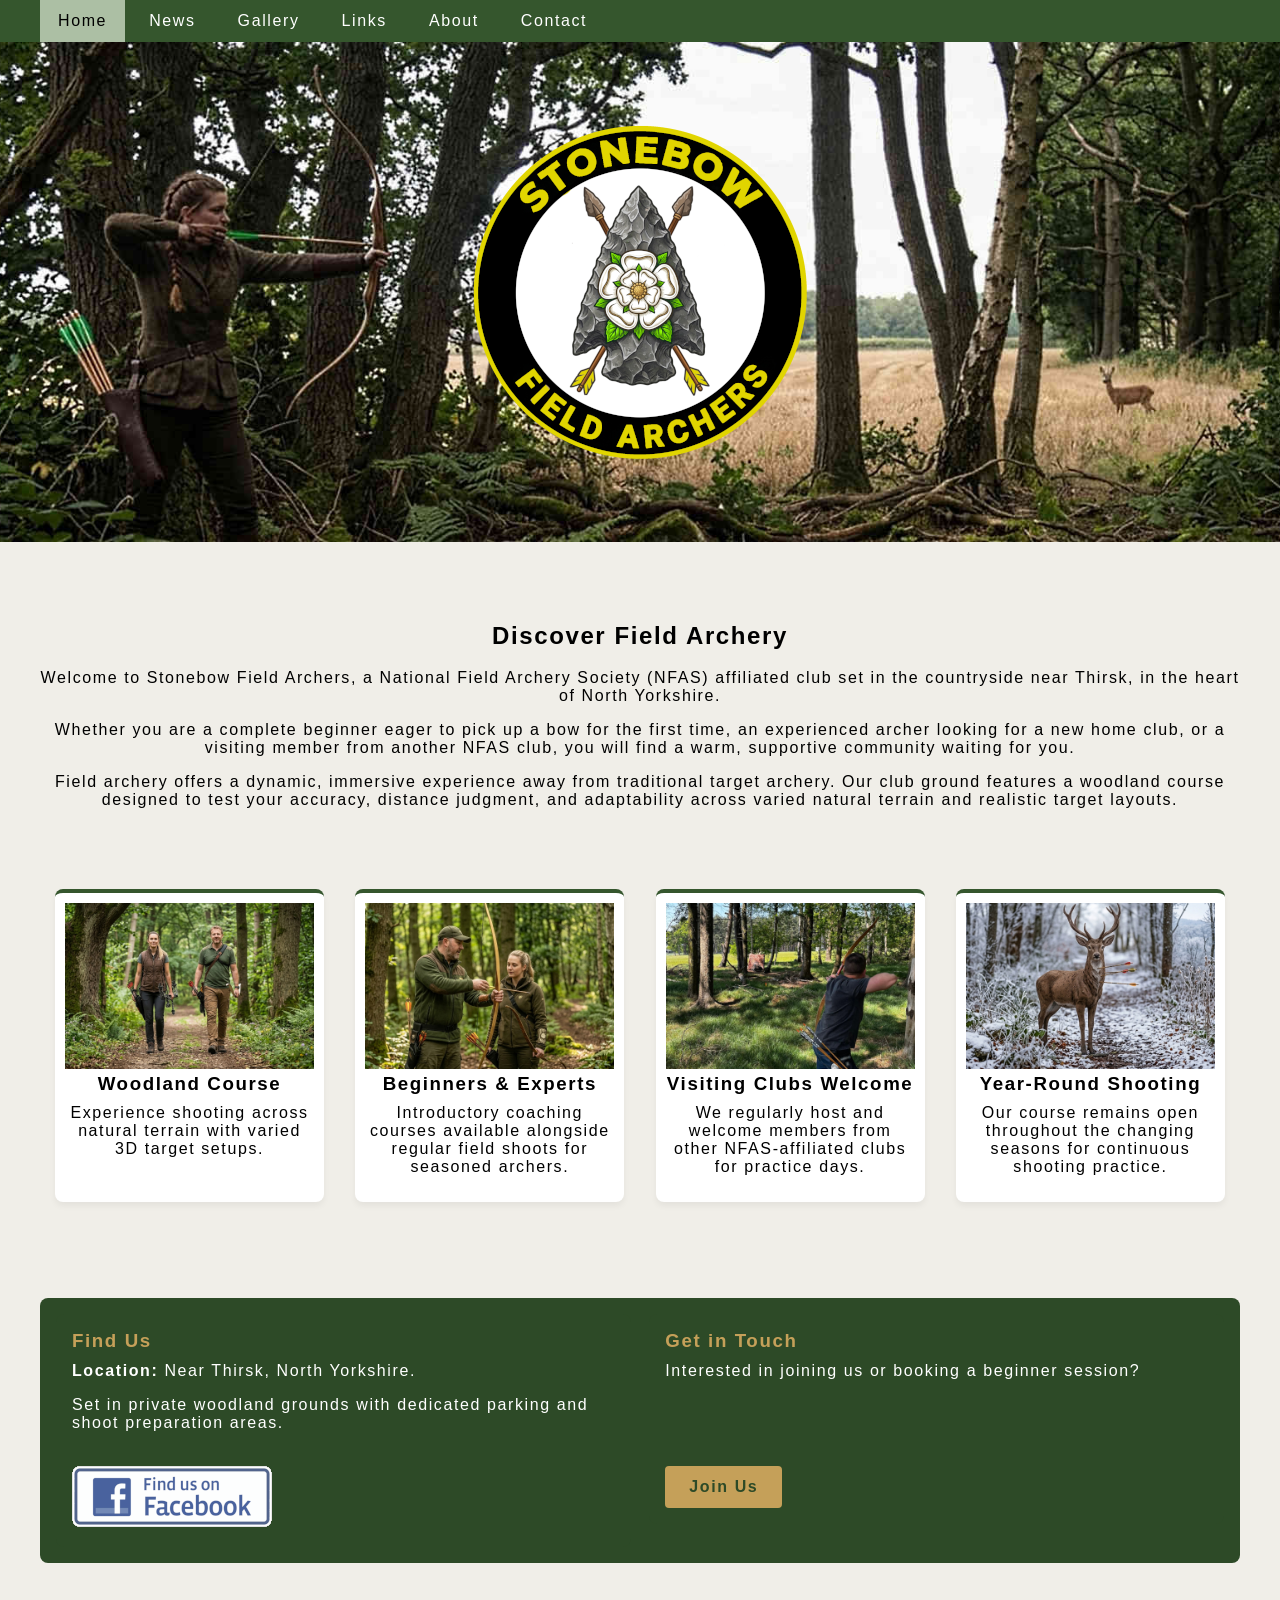
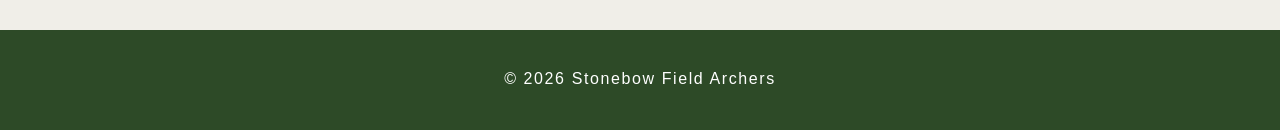
<file: index.html>
<!DOCTYPE html>
<html lang="en">
<head>
<meta charset="UTF-8">
<title>Stonebow Field Archers - In The Heart Of North Yorkshire.</title>

  <!-- Responsive and mobile friendly stuff -->
  <meta name="viewport" content="width=device-width, initial-scale=1">
  <link rel="shortcut icon" type="image/ico" href="favicon.ico">
  <link rel="apple-touch-icon" href="apple-touch-icon.png">
  <meta name="HandheldFriendly" content="True">
  <meta name="MobileOptimized" content="320">

  <link rel="stylesheet" href="styles/styles.css">
  <link rel="stylesheet" href="styles/table.css">

</head>

<body>

<div class="wrapper">

    <nav class="site-nav">
        <div class="nav-inner">

            <button class="menu-toggle" type="button">Menu</button>

            <ul class="menu">
                <li><a href="index.html" class="active">Home</a></li>
                <li><a href="news.html">News</a></li>
                <li><a href="gallery.html">Gallery</a></li>
                <li><a href="links.html">Links</a></li>
                <li><a href="about.html">About</a></li>
                <li><a href="contact.html">Contact</a></li>
            </ul>

        </div>
    </nav>
    
		<header>
				<div class="home-bg">
						<div class="logo">
								<h1><a href="index.html"><img src="img/logo.png"  alt="Stonebow Field Archers - In The Heart Of North Yorkshire."></a></h1>
						</div>
				</div>
		</header>
		
		<main>
	    <div class="content home">
	        <h2>Discover Field Archery</h2>

		<p>Welcome to Stonebow Field Archers, a National Field Archery Society (NFAS) affiliated club set in the countryside near Thirsk, in the heart of North Yorkshire.</p>
		
		<p>Whether you are a complete beginner eager to pick up a bow for the first time, an experienced archer looking for a new home club, or a visiting member from another NFAS club, you will find a warm, supportive community waiting for you.</p>
		
		<p>Field archery offers a dynamic, immersive experience away from traditional target archery. Our club ground features a woodland course designed to test your accuracy, distance judgment, and adaptability across varied natural terrain and realistic target layouts.</p>

							<!-- Responsive table - 4 cols equal height -->
						  <div class="t-row">
						    <div class="t-col card">
						    	<img src="img/card-1.jpg" alt="Woodland Course"> 
						      <h3>Woodland Course</h3>
						      <p>Experience shooting across natural terrain with varied 3D target setups.</p>
						    </div>
						
						    <div class="colspc">&nbsp;</div>
						
						    <div class="t-col">
						    	<img src="img/card-2.jpg" alt="Woodland Course">
						      <h3>Beginners & Experts</h3>
						      <p>Introductory coaching courses available alongside regular field shoots for seasoned archers.</p>
						    </div>
						
						    <div class="colspc">&nbsp;</div>
						
						    <div class="t-col">
						     <img src="img/card-3.jpg" alt="Visitors">
						     <h3>Visiting Clubs Welcome</h3>
						     <p>We regularly host and welcome members from other NFAS-affiliated clubs for practice days.</p>
						    </div>
						    
						    <div class="colspc">&nbsp;</div>
						    
						    <div class="t-col">
						    	<img src="img/card-4.jpg" alt="Year round shooting">
						      <h3>Year-Round Shooting</h3>
						      <p>Our course remains open throughout the changing seasons for continuous shooting practice.</p>
						    </div>
						    
						  </div>
						  <!-- /Responsive table -->
						  
						  <div class="row info">
						  		<div class="col info half">
						         <h3>Find Us</h3>
						         <p><strong>Location:</strong> Near Thirsk, North Yorkshire.</p>
						        	<p>Set in private woodland grounds with dedicated parking and shoot preparation areas.</p>
						        	<br>
						         <a href="https://www.facebook.com/groups/958272448284250/"><img src="img/facebook_tn.png" alt="Find us on Facebook"></a>
						      </div>
						           
						      <div class="col info half">
						         <h3>Get in Touch</h3>
						         <p>Interested in joining us or booking a beginner session?</p>
						         <br><br><br>
						         <a href="contact.html" class="btn">Join Us</a>
						      </div>
							</div>			        
			        
			        
	        <div class="push"></div><!-- For sticky footer -->
	    </div><!-- /content -->
    </main>

</div><!-- /wrapper -->

<footer>
    &copy;&nbsp;2026 Stonebow Field Archers
</footer>


<script src="js/nav.js"></script>
</body>
</html>
</file>
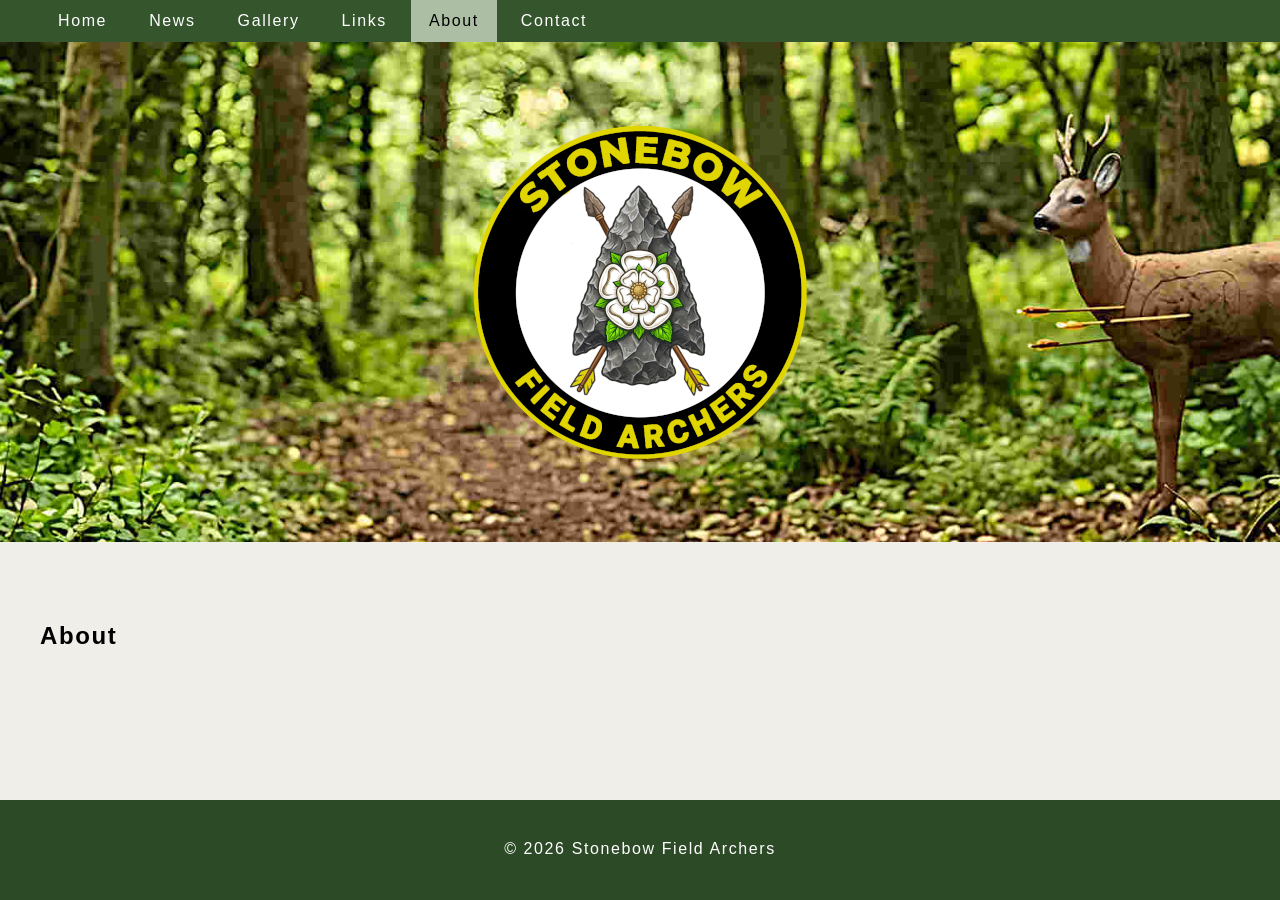
<file: about.html>
<!DOCTYPE html>
<html lang="en">
<head>
<meta charset="UTF-8">
<title>Stonebow Field Archers - About.</title>

  <!-- Responsive and mobile friendly stuff -->
  <meta name="viewport" content="width=device-width, initial-scale=1">
  <link rel="shortcut icon" type="image/ico" href="favicon.ico">
  <link rel="apple-touch-icon" href="apple-touch-icon.png">
  <meta name="HandheldFriendly" content="True">
  <meta name="MobileOptimized" content="320">

  <link rel="stylesheet" href="styles/styles.css">

</head>

<body>

<div class="wrapper">

    <nav class="site-nav">
        <div class="nav-inner">

            <button class="menu-toggle" type="button">Menu</button>

            <ul class="menu">
                <li><a href="index.html">Home</a></li>
                <li><a href="news.html">News</a></li>
                <li><a href="gallery.html">Gallery</a></li>
                <li><a href="links.html">Links</a></li>
                <li><a href="about.html" class="active">About</a></li>
                <li><a href="contact.html">Contact</a></li>
            </ul>

        </div>
    </nav>

		<header>
				<div class="about-bg">
						<div class="logo">
								<h1><a href="index.html"><img src="img/logo.png"  alt="Stonebow Field Archers - about."></a></h1>
						</div>
				</div>
		</header>

		<main>
	    <div class="content">
	        <h2>About</h2>
	        	
	        	
	        	
	        	
	        <div class="push"></div><!-- For sticky footer -->
	    </div>
    </main>

</div><!-- /wrapper -->

<footer>
    &copy;&nbsp;2026 Stonebow Field Archers
</footer>


<script src="js/nav.js"></script>
</body>
</html>
</file>
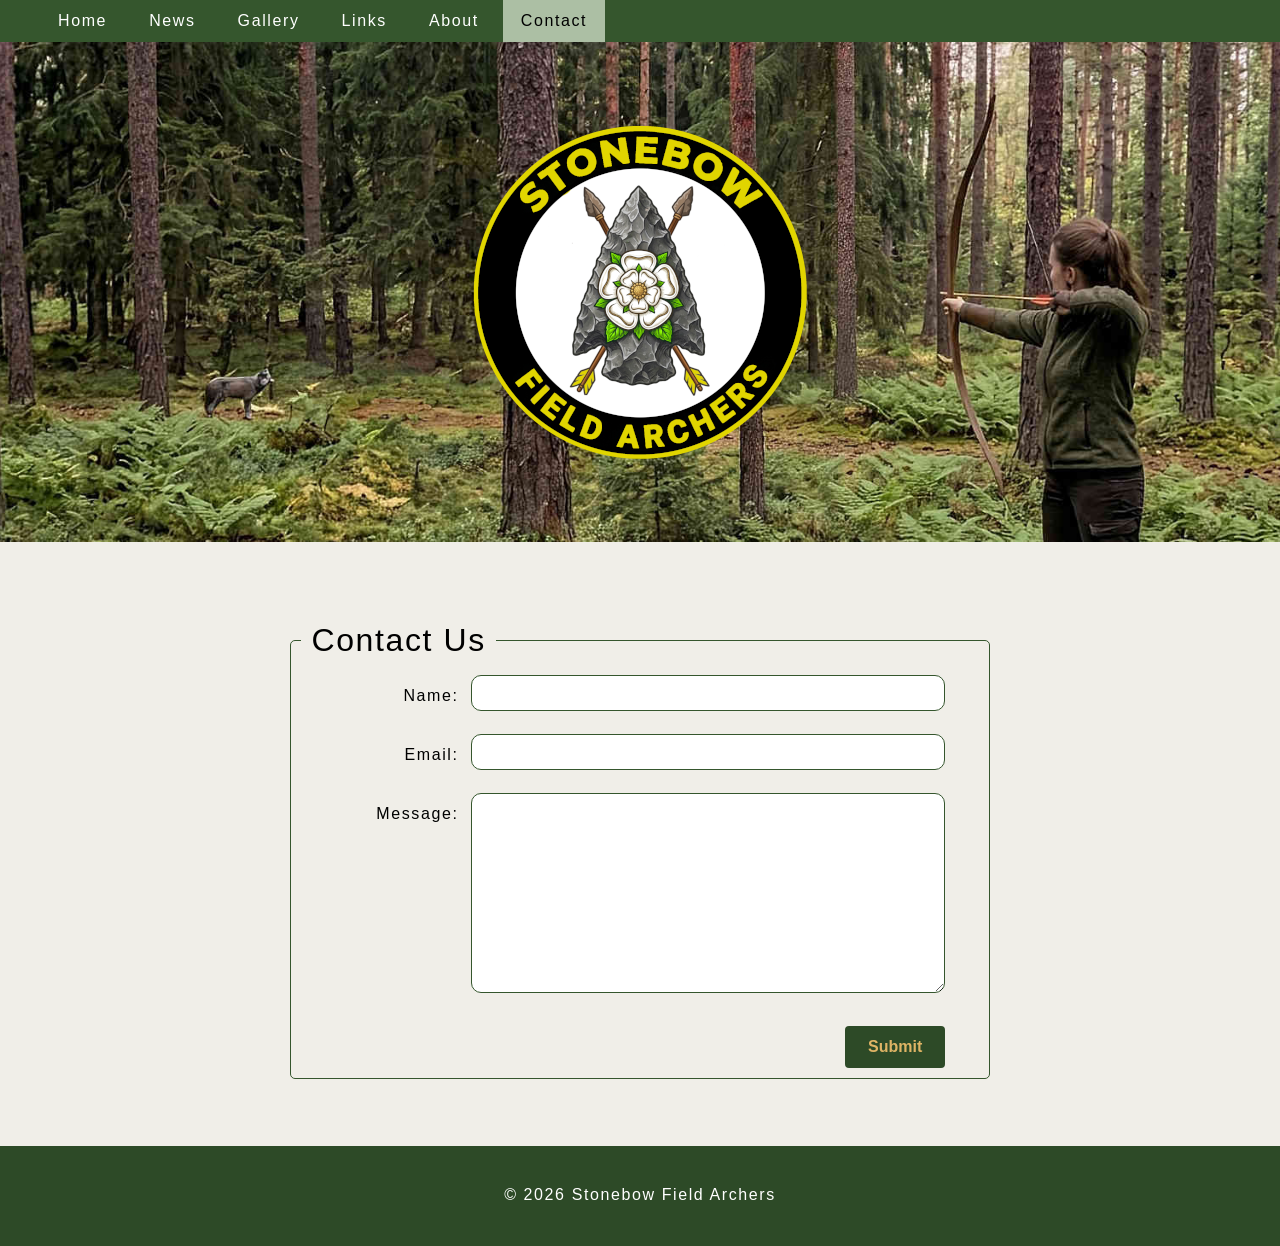
<file: contact.html>
<!DOCTYPE html>
<html lang="en">
<head>
<meta charset="UTF-8">
<title>Stonebow Field Archers - Contact Us.</title>

  <!-- Responsive and mobile friendly stuff -->
  <meta name="viewport" content="width=device-width, initial-scale=1">
  <link rel="shortcut icon" type="image/ico" href="favicon.ico">
  <link rel="apple-touch-icon" href="apple-touch-icon.png">
  <meta name="HandheldFriendly" content="True">
  <meta name="MobileOptimized" content="320">

  <link rel="stylesheet" href="styles/styles.css">
  <link rel="stylesheet" href="styles/contact.css">

</head>

<body>

<div class="wrapper">

    <nav class="site-nav">
        <div class="nav-inner">

            <button class="menu-toggle" type="button">Menu</button>

            <ul class="menu">
                <li><a href="index.html">Home</a></li>
                <li><a href="news.html">News</a></li>
                <li><a href="gallery.html">Gallery</a></li>
                <li><a href="links.html">Links</a></li>
                <li><a href="about.html">About</a></li>
                <li><a href="contact.html" class="active">Contact</a></li>
            </ul>

        </div>
    </nav>

		<header>
				<div class="contact-bg">
						<div class="logo">
								<h1><a href="index.html"><img src="img/logo.png"  alt="Stonebow Field Archers - Contact."></a></h1>
						</div>
				</div>
		</header>

		<main>
	    <div class="content">
	                	
	        	 <div class="row">
           <div class="col full">
           	
               <fieldset>
	<legend>&nbsp;Contact Us&nbsp;</legend>
  <form name="contact" method="POST" action="/thankyou.html" netlify-honeypot="bot-field" netlify data-validate >



  	 <div class="row hidden">
      <div class="col-25">
        <label>Don't fill this out if you're human: </label>
      </div>
      <div class="col-75">
        <input name="bot-field">
      </div>
    </div>

    <div class="row">
      <div class="col-25">
        <label for="textminmax">Name:</label>
      </div>
      <div class="col-75">
        <input type="text" minlength="2" name="textminmax" id="textminmax" value="" required>
      </div>
    </div>

    <div class="row">
      <div class="col-25">
        <label for="email">Email:</label>
      </div>
      <div class="col-75">
        <input type="email" id="email" name="email" data-bouncer-message="The domain portion of the email address is invalid (the portion after the @)." required>
      </div>
    </div>


    <div class="row">
      <div class="col-25">
        <label for="message">Message:</label>
      </div>
      <div class="col-75">
        <textarea id="message" name="message" style="height:200px" required></textarea>
      </div>
    </div>

    <div class="row">
    	<br>
      <input type="submit" value="Submit">
    </div>
  </form>
</fieldset>

</div>
</div>
	        	
	        	
	        	
	        <div class="push"></div><!-- For sticky footer -->
	    </div>
    </main>

</div><!-- /wrapper -->

<footer>
    &copy;&nbsp;2026 Stonebow Field Archers
</footer>


<script src="js/nav.js"></script>
</body>
</html>
</file>
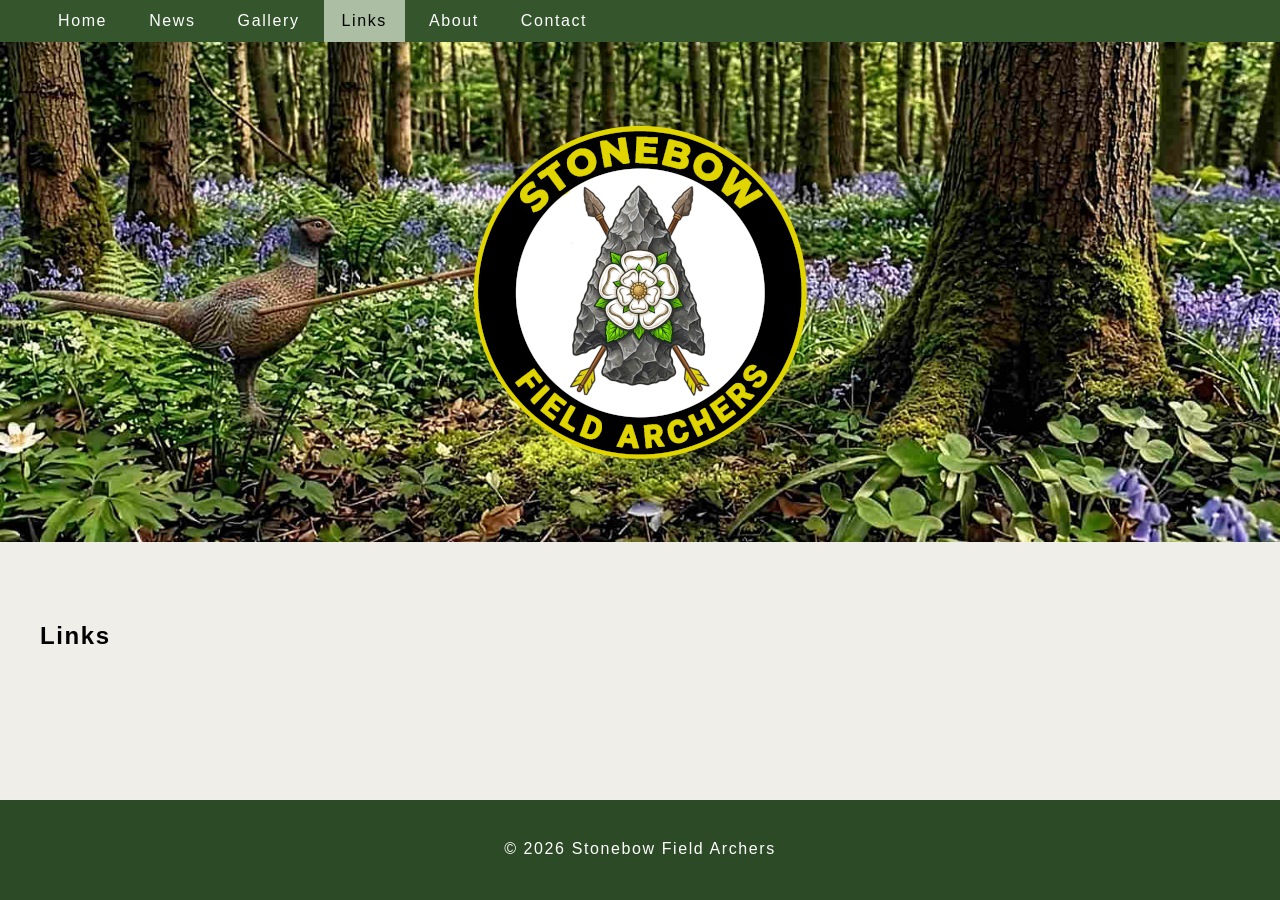
<file: links.html>
<!DOCTYPE html>
<html lang="en">
<head>
<meta charset="UTF-8">
<title>Stonebow Field Archers - Links.</title>

  <!-- Responsive and mobile friendly stuff -->
  <meta name="viewport" content="width=device-width, initial-scale=1">
  <link rel="shortcut icon" type="image/ico" href="favicon.ico">
  <link rel="apple-touch-icon" href="apple-touch-icon.png">
  <meta name="HandheldFriendly" content="True">
  <meta name="MobileOptimized" content="320">

  <link rel="stylesheet" href="styles/styles.css">

</head>

<body>

<div class="wrapper">

    <nav class="site-nav">
        <div class="nav-inner">

            <button class="menu-toggle" type="button">Menu</button>

            <ul class="menu">
                <li><a href="index.html">Home</a></li>
                <li><a href="news.html">News</a></li>
                <li><a href="gallery.html">Gallery</a></li>
                <li><a href="links.html" class="active">Links</a></li>
                <li><a href="about.html">About</a></li>
                <li><a href="contact.html">Contact</a></li>
            </ul>

        </div>
    </nav>

		<header>
			<div class="links-bg">
					<div class="logo">
							<h1><a href="index.html"><img src="img/logo.png"  alt="Stonebow Field Archers - Links."></a></h1>
					</div>
			</div>
		</header>

		<main>
	    <div class="content">
	        <h2>Links</h2>
	        	
	        	
	        	
	        	
	        <div class="push"></div><!-- For sticky footer -->
	    </div>
    </main>

</div><!-- /wrapper -->

<footer>
    &copy;&nbsp;2026 Stonebow Field Archers
</footer>


<script src="js/nav.js"></script>
</body>
</html>
</file>
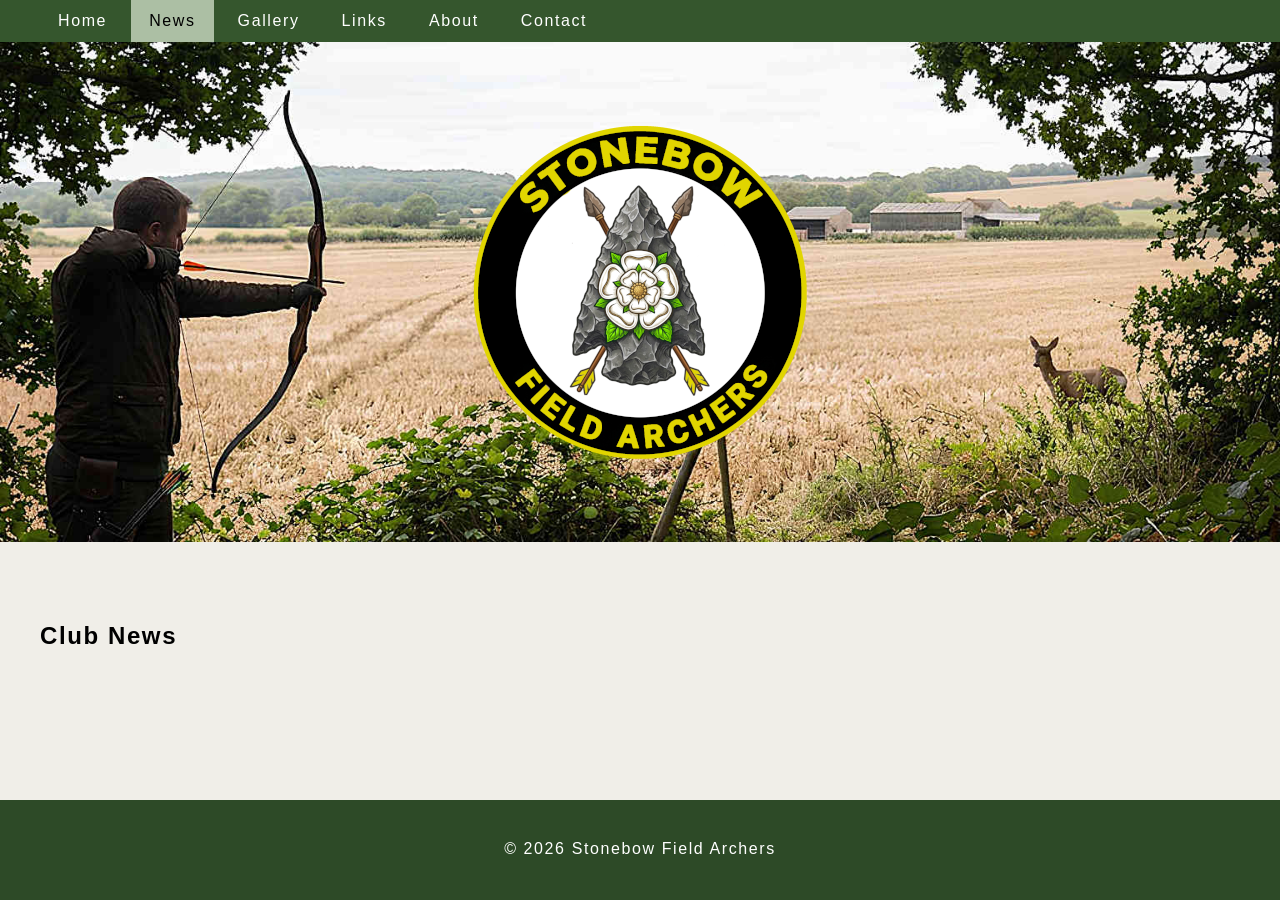
<file: news.html>
<!DOCTYPE html>
<html lang="en">
<head>
<meta charset="UTF-8">
<title>Stonebow Field Archers - News.</title>

  <!-- Responsive and mobile friendly stuff -->
  <meta name="viewport" content="width=device-width, initial-scale=1">
  <link rel="shortcut icon" type="image/ico" href="favicon.ico">
  <link rel="apple-touch-icon" href="apple-touch-icon.png">
  <meta name="HandheldFriendly" content="True">
  <meta name="MobileOptimized" content="320">

  <link rel="stylesheet" href="styles/styles.css">

</head>

<body>

<div class="wrapper">

    <nav class="site-nav">
        <div class="nav-inner">

            <button class="menu-toggle" type="button">Menu</button>

            <ul class="menu">
                <li><a href="index.html">Home</a></li>
                <li><a href="news.html" class="active">News</a></li>
                <li><a href="gallery.html">Gallery</a></li>
                <li><a href="links.html">Links</a></li>
                <li><a href="about.html">About</a></li>
                <li><a href="contact.html">Contact</a></li>
            </ul>

        </div>
    </nav>

		<header>
				<div class="news-bg">
						<div class="logo">
								<h1><a href="index.html"><img src="img/logo.png"  alt="Stonebow Field Archers - News."></a></h1>
						</div>
				</div>
		</header>

		<main>
	    <div class="content">
	        <h2>Club News</h2>
	        	
	        	
	        	
	        	
	        <div class="push"></div><!-- For sticky footer -->
	    </div>
    </main>

</div><!-- /wrapper -->

<footer>
    &copy;&nbsp;2026 Stonebow Field Archers
</footer>


<script src="js/nav.js"></script>
</body>
</html>
</file>
<file: styles/styles.css>
/* Minimal CSS Reset */
* { margin: 0; padding: 0; box-sizing: border-box;-moz-box-sizing: border-box; } 
html { overflow-y: scroll; } 
body { background: #ccc; color: #000; font-family: Arial, Helvetica, sans-serif; font-size: 16px; line-height: 1.6; letter-spacing: 0.1em; }
h1 {margin-bottom: 0.25em; line-height: 1.1; } 
h2 {margin-bottom: 0.75em; line-height: 1.2; } 
h3, h4 { margin-bottom: 0.5em; } 
p { margin: 0 0 1em; } 
img { max-width: 100%; height: auto; }
/* End reset */

html, body {
    height: 100%;
}

body {
    font: 16px Arial, Helvetica, sans-serif;
    color: #000;
    background: #f0eee8;
}

.wrapper {
    min-height: 100%;
    /* To change footer height there are
    3 declarations that need changing */
    margin-bottom: -100px; /* Footer height, 1 of 3  */
}


/* =========================
   Simple 4 col grid v1.1
========================= */

.row:after { display: table; clear: both; content: ""; } 
.row { width: 100%; margin-bottom: 1.6%; } 
.col { float: left; margin-left: 1.6%;}
.col:first-child { margin-left: 0; } 
.row:last-child { margin-bottom: 0; } 

/* ========== Column widths ========== */ 
.col.full { width: 100%; } 
.col.half { width: 49.2%; } 
.col.one-third { width: 32.266%; } 
.col.two-thirds { width: 66.066%; } 
.col.one-fourth { width: 23.8%; } 
.col.three-fourths { width: 74.6%; }

	/* Media queries */
   @media screen and (max-width: 768px) {
 		.col.full, 
		.col.half, 
		.col.one-third, 
		.col.two-thirds,
		.col.one-fourth, 
		.col.three-fourths 
		{ width: 100%; margin-left: 0; margin-bottom: 1.6%; }
  
		.row:last-child  
		{ margin-bottom: 0; }
} 
/* ==== End of 4 col grid ==== */

/* ==== Nav ==== */
.site-nav {
    width: 100%;
    background: #35562d;
}

.nav-inner {
    max-width: 1200px;
    margin: 0 auto;
}

.menu-toggle {
    display: none;
    width: 100%;
    padding: 12px 18px;
    border: 0;
    background: #35562d;
    color: #fff;
    font: inherit;
    font-size: 16px;
    text-align: left;
    cursor: pointer;
}

.menu-toggle:hover,
.menu-toggle:focus {
    background: #acbfa4;
    color: #000;
}

.menu-toggle.menu-active {
    background: #35562d;
    color: #fff;
}

.menu {
    list-style: none;
}

.menu li {
    display: inline-block;
}

.menu a {
    display: block;
    padding: 12px 18px;
    background: #35562d;
    color: #fff;
    text-decoration: none;
}

.menu a:hover,
.menu a:focus {
    background: #acbfa4;
    color: #000;
}

.menu a.active {
    background: #acbfa4;
    color: #000;
}

/* ==== headers ==== */
.home-bg {
    background-image: url(../img/headers/header-1.jpg);
    height: 500px;
    background-position: center;
    background-repeat: no-repeat;
    background-size: cover;
    position: relative;
}

.news-bg {
    background-image: url(../img/headers/header-5.jpg);
    height: 500px;
    background-position: center;
    background-repeat: no-repeat;
    background-size: cover;
    position: relative;
}

.gallery-bg {
    background-image: url(../img/headers/header-9.jpg);
    height: 500px;
    background-position: center;
    background-repeat: no-repeat;
    background-size: cover;
    position: relative;
}

.links-bg {
    background-image: url(../img/headers/header-12.jpg);
    height: 500px;
    background-position: center;
    background-repeat: no-repeat;
    background-size: cover;
    position: relative;
}

.about-bg {
    background-image: url(../img/headers/header-11.jpg);
    height: 500px;
    background-position: center;
    background-repeat: no-repeat;
    background-size: cover;
    position: relative;
}

.contact-bg {
    background-image: url(../img/headers/header-2.jpg);
    height: 500px;
    background-position: center;
    background-repeat: no-repeat;
    background-size: cover;
    position: relative;
}

.logo {
    position: absolute;
    top: 80px;
    left: 50%;
    width: 344px;
    height: 340px;
    margin-left: -172px;
}

.logo img {
    display: block;
    width: 344px;
    height: auto;
}

@media (max-width: 768px) {
    .js .menu-toggle {display: block;}
		.js .menu {display: none;}
    .js .menu.menu-open {display: block;}
    .menu li {display: block;}
    .menu a {border-top: 1px solid rgba(255,255,255,0.2);}
    
    .home-bg, .news-bg, .gallery-bg, .links-bg, .about-bg, .contact-bg  {height: 250px;}
    
    .logo {
    top: 40px;
    width: 172px;
    height: 170px;
    margin-left: -86px;
    }
    
    .logo img {
        width: 172px;
    }
}
/* ==== End media queries ==== */



.hero-text {
  text-align: center;
  position: absolute;
  top: 60%;
  left: 50%;
  transform: translate(-50%, -50%);
  color: #666;
  font-size: 1.5em;
  letter-spacing: 2px;
}

.content {
    width: 96%;
    max-width: 1200px;
    margin: 0 auto;
    padding: 5em 0 3em;
    -moz-box-sizing: border-box;
    box-sizing: border-box;
}

.home {text-align: center;}

/* ==== info bar ==== */
.info {
		border-radius: 8px;
		text-align: left;
		background: #2d4a27;
		padding: 1em 1em;
		color: #fff;
		/* margin-top: 5em; */
}

    .info h3 {
      color: #c5a059;
      margin-top: 0;
    }
    
   
 
.btn {
      display: inline-block;
      background-color: #c5a059;
      color: #2d4a27;
      padding: 0.75rem 1.5rem;
      text-decoration: none;
      font-weight: bold;
      border-radius: 4px;
      margin-top: 1rem;
      transition: background 0.2s ease;
    }
.btn:hover {
      background-color: #d8b268;
    }
/* ==== /info bar ==== */

.push {
    height: 100px; /* Footer height, 2 of 3 */
}

footer {
    height: 100px; /* Footer height, 3 of 3 */
    line-height: 50px;
    padding: 1.5em;
    background: #2d4a27;
    color: #fff;
    text-align: center;
}
</file>
<file: styles/table.css>
/* Responsive table - 4 cols equal height */
.t-row {
  display: table;
  table-layout: fixed;
  width: 100%;
  margin: 0 auto;
  padding: 4em 15px 6em 15px;
}
.t-col {
  display: table-cell;
  overflow: hidden;
  box-shadow: 0 4px 6px rgba(0,0,0,0.05);
  border-top: 4px solid #35562d;
  border-radius: 8px;
  padding: 10px;
  width : 23%;
  text-align: center;
  background: #fff;
  }


.colspc {
		display: table-cell;
    width : 2.666666%;
}

/* Media queries */
   @media screen and (max-width: 768px) {
  
		/* Responsive table */
		.t-row {
				display: block;
		}
		
		.t-col {
				display: block;
				width: 100%;
		}
	  /* End responsive table */
   
 }
</file>
<file: styles/contact.css>
* {
    box-sizing: border-box;
}

.hidden {display: none;}

/* Errors */
 .error {
	border-color: red;
}

.error-message {
	color: red;
	font-style: italic;
	margin-bottom: 1em;
}

legend {
    font-size: 2em;
    font-family: Arial, Helvetica, sans-serif;
    font-weight: normal
}

input, select, textarea {
    width: 100%;
    font-size: 1em;
    padding: 0.5em;
    border: 1px solid #35562d;
    border-radius: 10px;
    resize: vertical;
}

label {
    padding: 12px 12px 12px 0;
    display: inline-block;
}

input[type=submit] {
	width: 100px;
    background-color: #2d4a27;
    color: #dfb465;
    font-weight: bold;
    padding: 12px 20px;
    border: none;
    border-radius: 4px;
    cursor: pointer;
    float: right;
    margin-right: 5%;
}

input[type=submit]:hover {
    background-color: #dfb465;
    color: #2d4a27;
}

fieldset {
	max-width: 700px;
	margin: 0 auto;
    border-radius: 5px;
    background-color: #f0eee8;
    padding: 10px;
    border: 1px solid #35562d;
}

.col-25 {
    float: left;
    width: 25%;
    margin-top: 6px;
    text-align: right;
}

.col-75 {
    float: left;
    width: 70%;
    margin-top: 6px;
}

/* Clear floats after the columns */
.row:after {
    content: "";
    display: table;
    clear: both;
}

/**


/* Media queries */
@media screen and (max-width: 640px) {
    .col-25, .col-75 {
        width: 95%;
        margin-top: 0;
    }
    .col-25 {text-align: left;}
    
    input[type=submit] {
	  width: 95%;
    background-color: #2d4a27;
    color: #dfb465;
    padding: 12px 20px;
    border: none;
    border-radius: 4px;
    cursor: pointer;
    float: left;
}

input[type=submit]:hover {
    background-color: #dfb465;
    color: #2d4a27;
}
}
</file>
